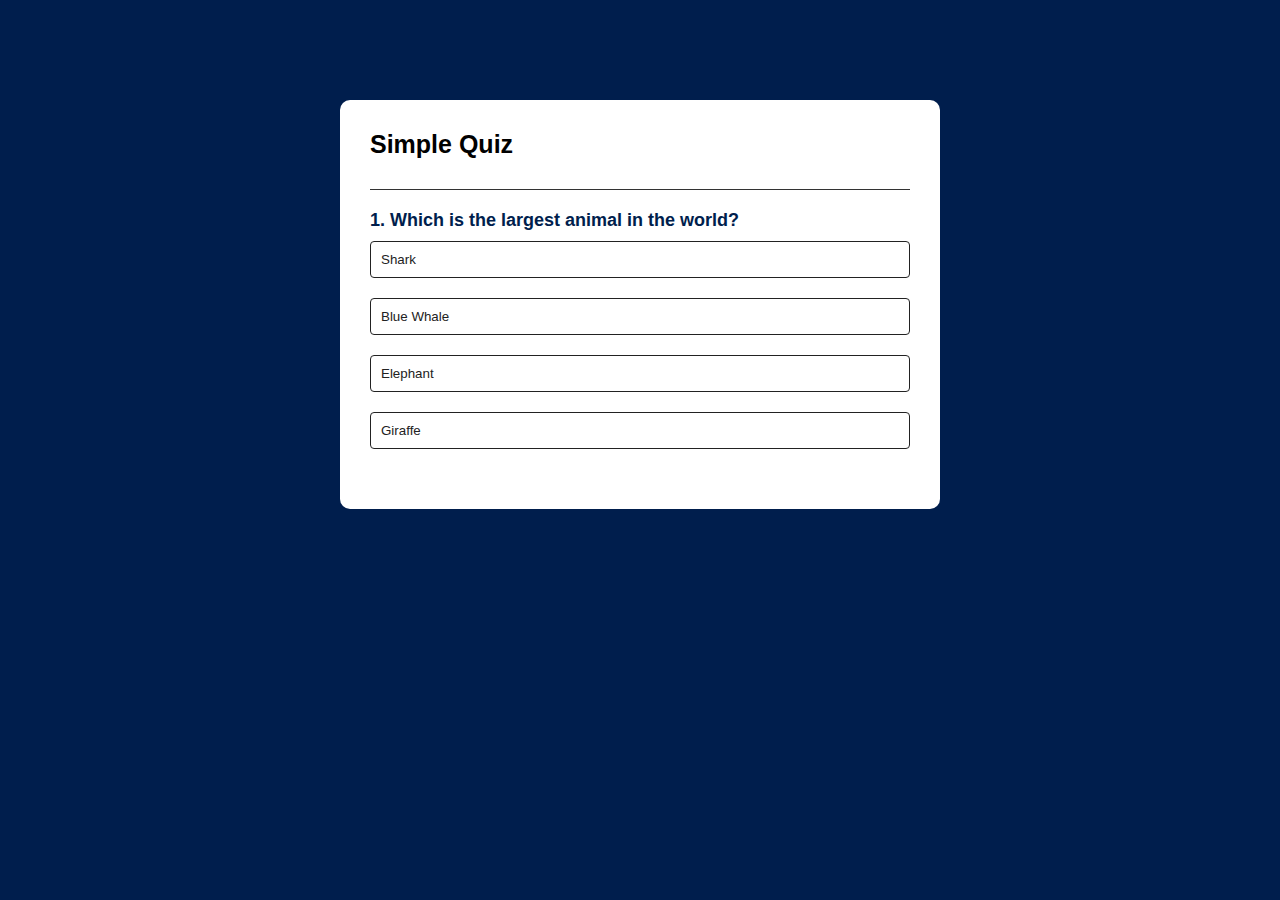
<file: YouTube/30_days_JS/quiz_app/index.html>
<!DOCTYPE html>
<html lang="en">
  <head>
    <meta charset="UTF-8" />
    <meta name="viewport" content="width=device-width, initial-scale=1.0" />
    <title>Quiz App</title>
    <link rel="stylesheet" href="style.css" />
  </head>
  <body>
    <div class="app">
      <h1>Simple Quiz</h1>
      <div class="quiz">
        <h2 id="question">Question goes here</h2>
        <div id="answer-buttons">
        </div>
        <button id="next-button">Next</button>
      </div>
    </div>
    <script src="script.js"></script>
  </body>
</html>
</file>
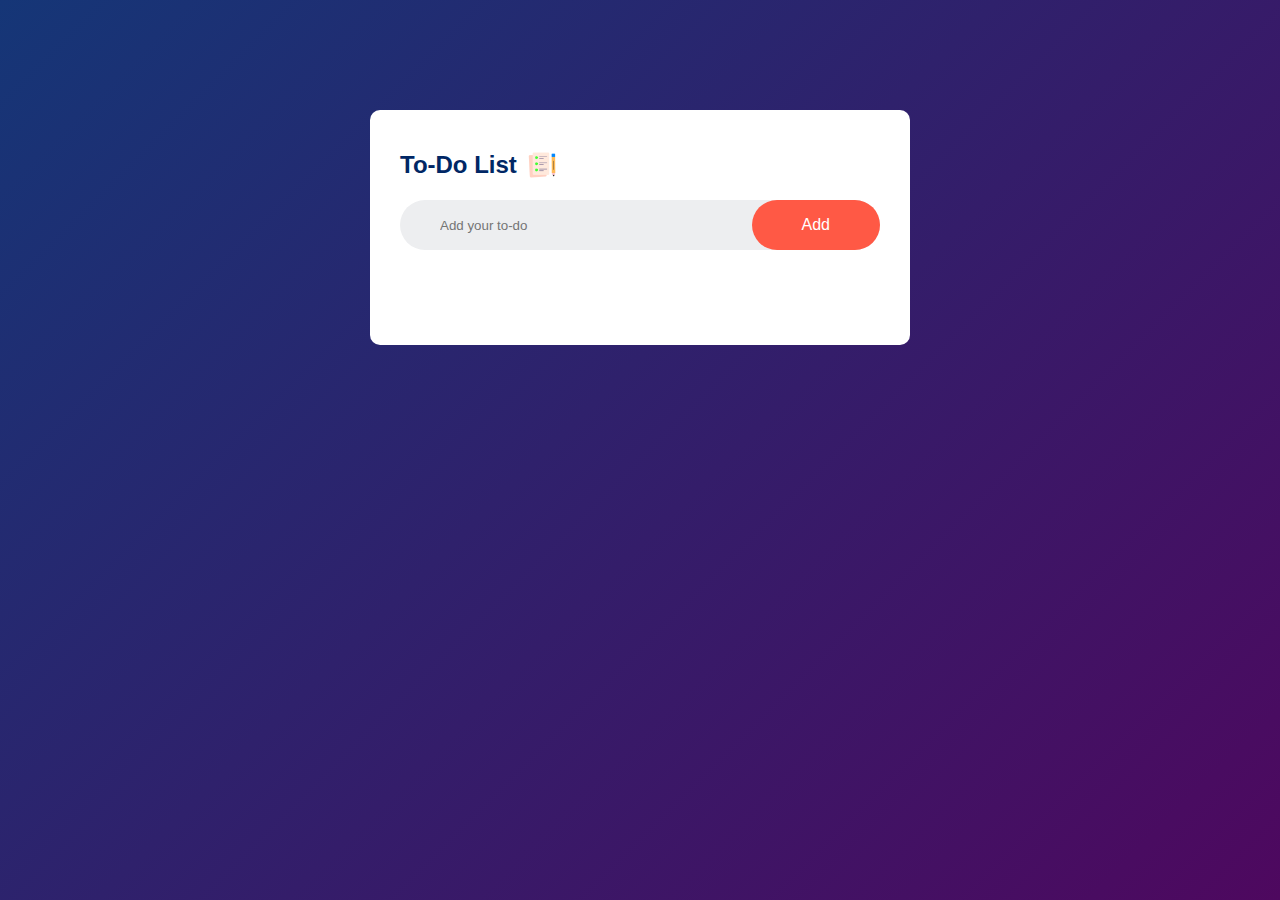
<file: YouTube/30_days_JS/todo_app/index.html>
<!DOCTYPE html>
<html lang="en">
<head>
    <meta charset="UTF-8">
    <meta name="viewport" content="width=device-width, initial-scale=1.0">
    <title>To-Do List App</title>
    <link rel="stylesheet" href="style.css">
</head>
<body>
    <div class="container">
        <div class="toto-app">
            <h2>To-Do List<img src="images/icon.png" alt="To-Do icon"></h2>
            <div class="row"><input type="text" name="input-box" id="input-box" placeholder="Add your to-do">
                <button onclick="addTask()">Add</button>
            </div>
            <ul id="list-container">
            </ul>
        </div>
    </div>
    <script src="script.js"></script>
</body>
</html>
</file>
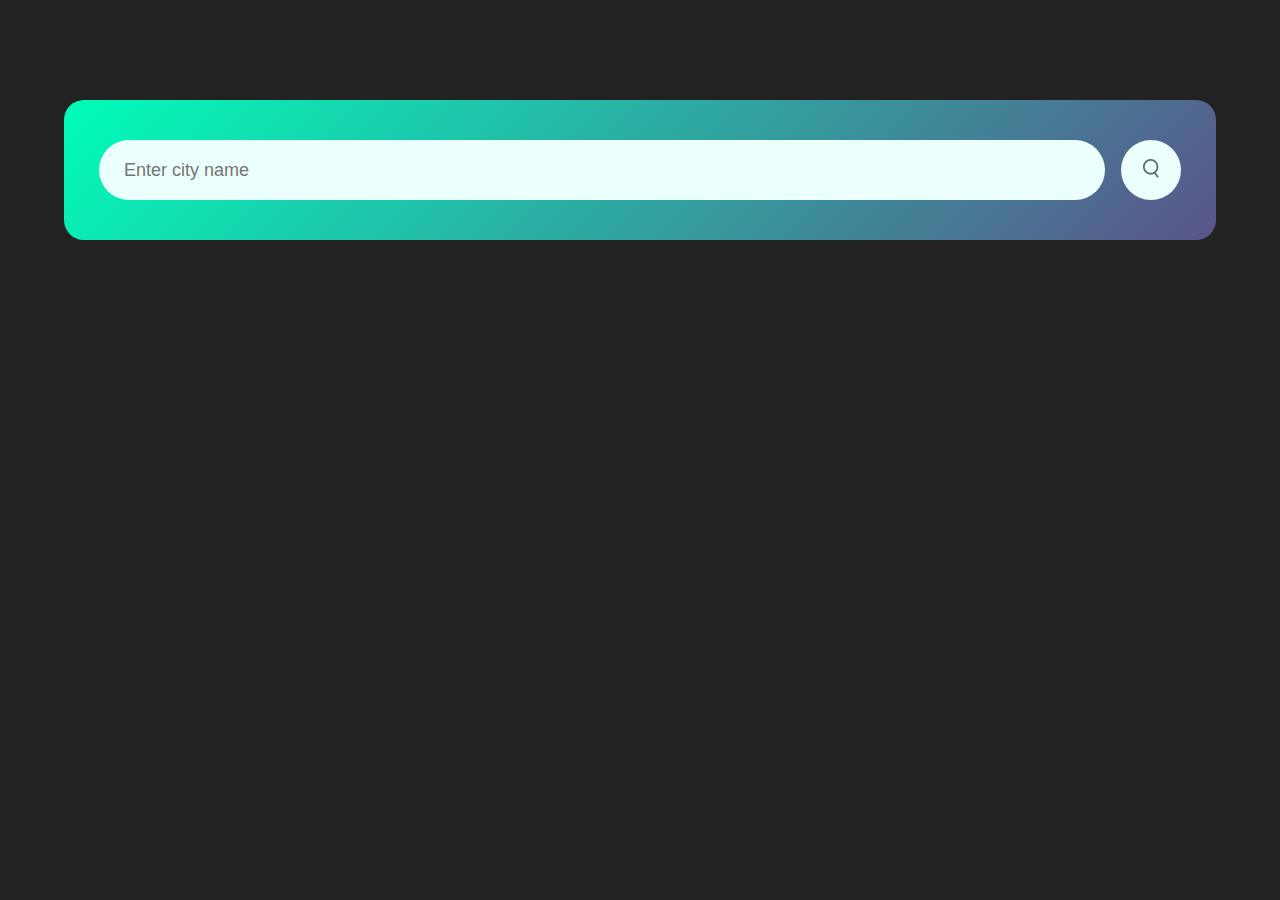
<file: YouTube/30_days_JS/weather_app/index.html>
<!DOCTYPE html>
<html lang="en">
  <head>
    <meta charset="UTF-8" />
    <meta name="viewport" content="width=device-width, initial-scale=1.0" />
    <title>Weather App</title>
    <link rel="stylesheet" href="style.css" />
  </head>
  <body>
    <div class="card">
      <div class="search">
        <input type="text" placeholder="Enter city name" spellcheck="false" />
        <button><img src="images/search.png" alt="Search icon" /></button>
      </div>
      <div class="error">
        <p>Please check city name</p>
      </div>
      <div class="weather">
        <img src="images/rain.png" alt="Weather icon" class="weather-icon" />
        <h1 class="temp">22°C</h1>
        <h2 class="city">New York</h2>
        <div class="details">
          <div class="col">
            <img src="images/humidity.png" alt="Humidity icon" />
            <div>
              <p class="humidity">50%</p>
              <p>Humidity</p>
            </div>
          </div>
          <div class="col">
            <img src="images/wind.png" alt="Wind speed icon" />
            <div>
              <p class="wind">20 km/h</p>
              <p>Wind Speed</p>
            </div>
          </div>
        </div>
      </div>
    </div>
    <script>
      const apiKey = "cb20a2a94d828cdf799de77e9a7ea801";
      const apiUrl =
        "https://api.openweathermap.org/data/2.5/weather?units=metric";

      const searchBox = document.querySelector(".search input");
      const searchBtn = document.querySelector(".search button");
      const weatherIcon = document.querySelector(".weather-icon");
      const weatherInfo = document.querySelector(".weather");
      const errorDisplay = document.querySelector(".error");

      async function checkWeather(city) {
        const response = await fetch(
          apiUrl + `&q=${city}` + `&appid=${apiKey}`
        );

        if (response.status != 200) {
          errorDisplay.style.display = "block";
          weatherInfo.style.display = "none";
        } else {
          let data = await response.json();

          document.querySelector(".city").textContent = data.name;
          document.querySelector(".temp").textContent =
            Math.round(data.main.temp) + "°C";
          document.querySelector(".humidity").textContent =
            data.main.humidity + "%";
          document.querySelector(".wind").textContent =
            data.wind.speed + " km/h";

          switch (data.weather[0].main) {
            case "Clouds":
              weatherIcon.src = "images/clouds.png";
            case "Clear":
              weatherIcon.src = "iamges/clear.png";
            case "Rain":
              weatherIcon.src = "images/rain.png";
            case "Drizzle":
              weatherIcon.src = "images/drizzle.png";
            case "Mist":
              weatherIcon.src = "images/mist.png";
          }

          errorDisplay.style.display = "none";
          weatherInfo.style.display = "block";
        }
      }

      searchBtn.addEventListener("click", () => {
        checkWeather(searchBox.value);
      });
    </script>
  </body>
</html>
</file>
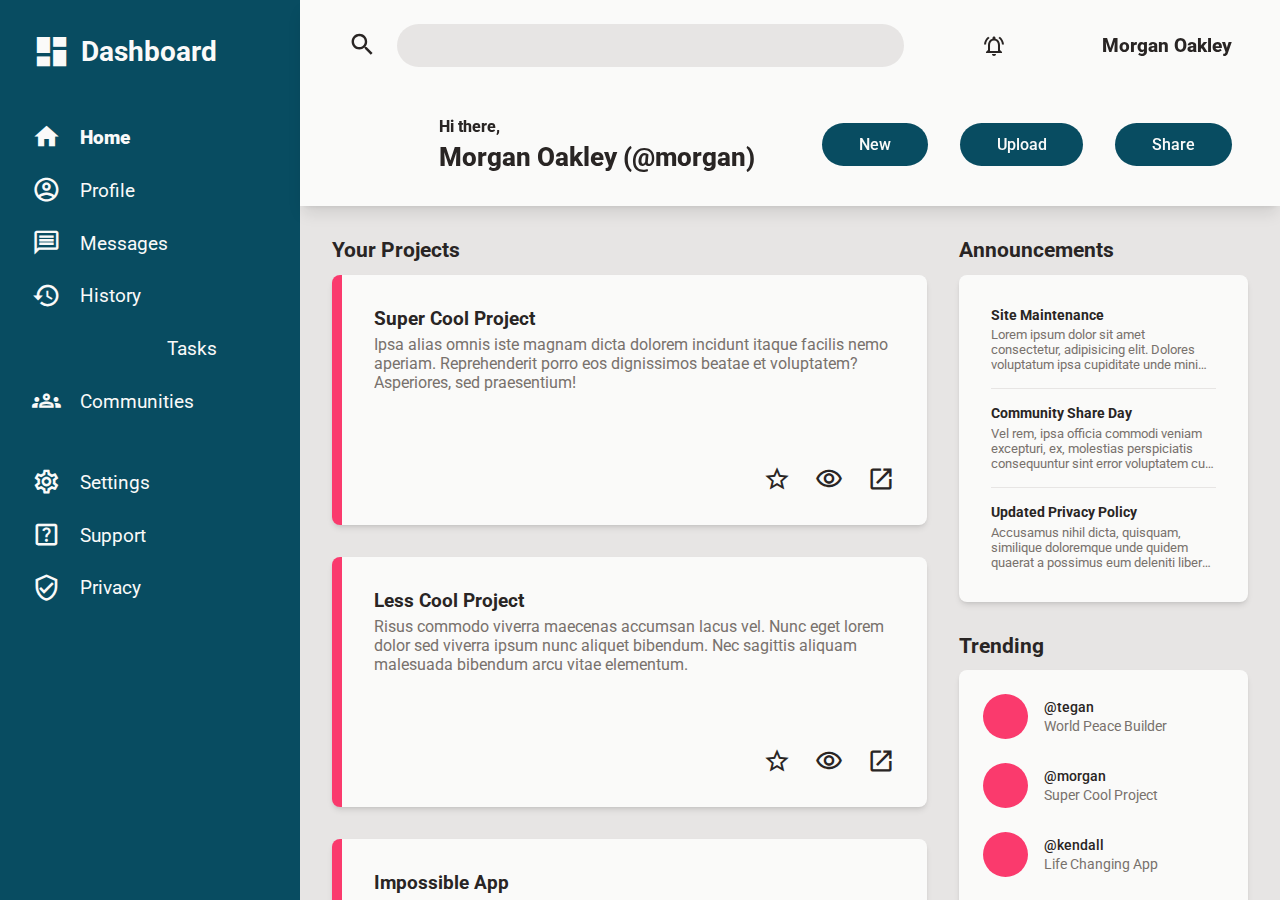
<file: Bootcamp/Odin/JS Full-stack/intermediate_html_css/project-dashboard/index.html>
<!DOCTYPE html>
<html lang="en">
  <head>
    <meta charset="UTF-8" />
    <meta http-equiv="X-UA-Compatible" content="IE=edge" />
    <meta name="viewport" content="width=device-width, initial-scale=1.0" />
    <title>Admin Dashboard | The Odin Project</title>
    <link
      href="https://fonts.googleapis.com/icon?family=Material+Icons|Material+Icons+Outlined"
      rel="stylesheet"
    />
    <link rel="stylesheet" href="./style.css" />
  </head>
  <body>
    <header class="header">
      <div class="top">
        <div class="search">
          <label for="search"
            ><span class="material-icons-outlined search-icon">
              search
            </span></label
          >
          <input type="text" name="search" id="search" />
        </div>
        <div class="account">
          <button>
            <span class="material-icons-outlined"> notifications_active </span>
          </button>
          <div class="picture"></div>
          <p class="name">Morgan Oakley</p>
        </div>
      </div>

      <div class="bottom">
        <div class="profile">
          <div class="picture"></div>
          <div class="profile-name">
            <p class="greeting">Hi there,</p>
            <p class="name">
              Morgan Oakley <span class="username">(@morgan)</span>
            </p>
          </div>
        </div>
        <div class="buttons">
          <button class="btn">New</button>
          <button class="btn">Upload</button>
          <button class="btn">Share</button>
        </div>
      </div>
    </header>

    <aside class="sidebar">
      <h1 class="sidebar-title">
        <span class="material-icons"> dashboard </span>
        Dashboard
      </h1>
      <ul class="nav">
        <li class="nav-item current">
          <a href="#" class="nav-link"
            ><span class="material-icons"> home </span> Home</a
          >
        </li>
        <li class="nav-item">
          <a href="#" class="nav-link"
            ><span class="material-icons-outlined"> account_circle </span>
            Profile</a
          >
        </li>
        <li class="nav-item">
          <a href="#" class="nav-link"
            ><span class="material-icons-outlined"> message </span> Messages</a
          >
        </li>
        <li class="nav-item">
          <a href="#" class="nav-link"
            ><span class="material-icons-outlined"> history </span> History</a
          >
        </li>
        <li class="nav-item">
          <a href="#" class="nav-link"
            ><span class="material-icons-outlined"> task </span> Tasks</a
          >
        </li>
        <li class="nav-item">
          <a href="#" class="nav-link"
            ><span class="material-icons-outlined"> groups </span>
            Communities</a
          >
        </li>
      </ul>
      <ul class="nav">
        <li class="nav-item">
          <a href="#" class="nav-link"
            ><span class="material-icons-outlined"> settings </span> Settings</a
          >
        </li>
        <li class="nav-item">
          <a href="#" class="nav-link"
            ><span class="material-icons-outlined"> help_center </span>
            Support</a
          >
        </li>
        <li class="nav-item">
          <a href="#" class="nav-link"
            ><span class="material-icons-outlined"> verified_user </span>
            Privacy</a
          >
        </li>
      </ul>
    </aside>

    <main class="content">
      <div class="projects">
        <h3>Your Projects</h3>
        <div class="cards">
          <div class="card">
            <h5 class="card-title">Super Cool Project</h5>
            <p class="card-text">
              Ipsa alias omnis iste magnam dicta dolorem incidunt itaque facilis
              nemo aperiam. Reprehenderit porro eos dignissimos beatae et
              voluptatem? Asperiores, sed praesentium!
            </p>
            <div class="actions">
              <span class="material-icons-outlined"> star_border </span>
              <span class="material-icons-outlined"> visibility </span>
              <span class="material-icons-outlined"> open_in_new </span>
            </div>
          </div>
          <div class="card">
            <h5 class="card-title">Less Cool Project</h5>
            <p class="card-text">
              Risus commodo viverra maecenas accumsan lacus vel. Nunc eget lorem
              dolor sed viverra ipsum nunc aliquet bibendum. Nec sagittis
              aliquam malesuada bibendum arcu vitae elementum.
            </p>
            <div class="actions">
              <span class="material-icons-outlined"> star_border </span>
              <span class="material-icons-outlined"> visibility </span>
              <span class="material-icons-outlined"> open_in_new </span>
            </div>
          </div>
          <div class="card">
            <h5 class="card-title">Impossible App</h5>
            <p class="card-text">
              Amet purus gravida quis blandit turpis cursus. Enim facilisis
              gravida neque convallis a cras semper. Dapibus ultrices in iaculis
              nunc sed augue.
            </p>
            <div class="actions">
              <span class="material-icons-outlined"> star_border </span>
              <span class="material-icons-outlined"> visibility </span>
              <span class="material-icons-outlined"> open_in_new </span>
            </div>
          </div>

          <div class="card">
            <h5 class="card-title">Easy Peasy App</h5>
            <p class="card-text">
              Turpis egestas integer eget aliquet nibh praesent tristique magna.
              Neque laoreet suspendisse interdum consectetur libero. Etiam erat
              velit scelerisque in dictum non consectetur a. Amet facilisis
              magna etiam tempor orci. Ipsum nunc aliquet bibendum enim
              facilisis gravida neque convallis a.
            </p>
            <div class="actions">
              <span class="material-icons-outlined"> star_border </span>
              <span class="material-icons-outlined"> visibility </span>
              <span class="material-icons-outlined"> open_in_new </span>
            </div>
          </div>

          <div class="card">
            <h5 class="card-title">Ad Blocker</h5>
            <p class="card-text">
              Turpis egestas integer eget aliquet nibh praesent tristique magna.
              Neque laoreet suspendisse interdum consectetur libero. Etiam erat
              velit scelerisque in dictum non consectetur a.
            </p>
            <div class="actions">
              <span class="material-icons-outlined"> star_border </span>
              <span class="material-icons-outlined"> visibility </span>
              <span class="material-icons-outlined"> open_in_new </span>
            </div>
          </div>
          <div class="card">
            <h5 class="card-title">Money Maker</h5>
            <p class="card-text">
              Ullamcorper morbi tincidunt ornare massa eget egestas purus. Dis
              parturient montes nascetur ridiculus. Euismod quis viverra nibh
              cras pulvinar mattis. Mattis rhoncus urna neque viverra justo nec.
              Morbi leo urna molestie at elementum eu. Tincidunt praesent semper
              feugiat nibh sed pulvinar.
            </p>
            <div class="actions">
              <span class="material-icons-outlined"> star_border </span>
              <span class="material-icons-outlined"> visibility </span>
              <span class="material-icons-outlined"> open_in_new </span>
            </div>
          </div>
        </div>
      </div>

      <div class="announcements">
        <h3>Announcements</h3>
        <ul class="card">
          <li class="announcement">
            <h5 class="card-title">Site Maintenance</h5>
            <p class="card-text">
              Lorem ipsum dolor sit amet consectetur, adipisicing elit. Dolores
              voluptatum ipsa cupiditate unde minima odio sunt fugit distinctio
              labore sit accusantium voluptas voluptate aliquid rem adipisci
              harum, quasi modi eum quae veritatis amet iusto ratione ea fugiat.
            </p>
          </li>
          <li class="announcement">
            <h5 class="card-title">Community Share Day</h5>
            <p class="card-text">
              Vel rem, ipsa officia commodi veniam excepturi, ex, molestias
              perspiciatis consequuntur sint error voluptatem cum facilis?
              Voluptas accusantium, nemo laboriosam quidem ipsum explicabo sed
              alias possimus reprehenderit libero? Quidem illo nisi fuga odio
              veritatis ipsa ex quae, aut saepe!
            </p>
          </li>
          <li class="announcement">
            <h5 class="card-title">Updated Privacy Policy</h5>
            <p class="card-text">
              Accusamus nihil dicta, quisquam, similique doloremque unde quidem
              quaerat a possimus eum deleniti libero, dolore asperiores
              nulla!Consectetur numquam ex, sit cupiditate cumque aut quas natus
              beatae nulla veritatis architecto maiores exercitationem debitis,
              adipisci delectus corporis iure optio.
            </p>
          </li>
        </ul>
      </div>

      <div class="trending">
        <h3>Trending</h3>
        <ul class="card">
          <li class="trend trend-1">
            <div class="picture"></div>
            <div class="account">
              <p class="username">@tegan</p>
              <p class="name card-text">World Peace Builder</p>
            </div>
          </li>
          <li class="trend trend-2">
            <div class="picture"></div>
            <div class="account">
              <p class="username">@morgan</p>
              <p class="name card-text">Super Cool Project</p>
            </div>
          </li>
          <li class="trend trend-3">
            <div class="picture"></div>
            <div class="account">
              <p class="username">@kendall</p>
              <p class="name card-text">Life Changing App</p>
            </div>
          </li>
          <li class="trend trend-4">
            <div class="picture"></div>
            <div class="account">
              <p class="username">@alex</p>
              <p class="name card-text">No Traffic Maker</p>
            </div>
          </li>
        </ul>
      </div>
    </main>
  </body>
</html>
</file>
<file: YouTube/30_days_JS/quiz_app/style.css>
* {
    margin: 0;
    padding: 0;
    font-family: "Poppins", sans-serif;
    box-sizing: border-box;
}

body {
    background: #001e4d;
}

.app {
    background: #fff;
    width: 90%;
    max-width: 600px;
    margin: 100px auto 0;
    border-radius: 10px;
    padding: 30px;
}

.app h1 {
    font-size: 25px;
    font-weight: 600;
    border-bottom: 1px solid #333;
    padding-bottom: 30px;
}

.quiz {
    padding: 20px 0;
}

.quiz h2 {
    font-size: 18px;
    color: #001e4d;
    font-weight: 600;
}

.btn {
    background: #fff;
    color: #222;
    font-weight: 500;
    width: 100%;
    border: 1px solid #222;
    padding: 10px;
    margin: 10px 0;
    text-align: left;
    border-radius: 4px;
    cursor: pointer;
    transition: all .3s;
}

.btn:hover:not([disabled]) {
    background: #222;
    color: #fff;
}

.btn:disabled {
    cursor: no-drop;
}

#next-button {
    background: #001e4d;
    color: #fff;
    font-weight: 500;
    width: 150px;
    border: 0;
    padding: 10px;
    margin: 20px auto 0;
    border-radius: 4px;
    cursor: pointer;
    display: none;
}

.correct {
    background: #9aeabc;
}

.incorrect {
    background: #ff9393;
}
</file>
<file: YouTube/30_days_JS/todo_app/style.css>
* {
    margin: 0;
    padding: 0;
    font-family: 'Poppins', sans-serif;
    box-sizing: border-box;
}

.container {
    width: 100%;
    min-height: 100vh;
    background: linear-gradient(135deg, #153677, #4e085f);
    padding: 10px;
}

.toto-app {
    width: 100%;
    max-width: 540px;
    background: #fff;
    margin: 100px auto 20px;
    padding: 40px 30px 70px;
    border-radius: 10px;
}

.toto-app h2 {
    color: #002765;
    display: flex;
    align-items: center;
    margin-bottom: 20px;
}

.toto-app h2 img {
    width: 30px;
    margin-left: 10px;
}

.row {
    display: flex;
    align-items: center;
    justify-content: space-between;
    background: #edeef0;
    border-radius: 30px;
    padding-left: 30px;
    margin-bottom: 25px;
}

input {
    flex: 1;
    border: none;
    outline: none;
    background: transparent;
    padding: 10px;
    font-weight: 14px;
}

button {
    border: none;
    outline: none;
    padding: 16px 50px;
    background: #ff5945;
    color: #fff;
    font-size: 16px;
    cursor: pointer;
    border-radius: 40px;
}

ul li {
    list-style: none;
    font-size: 17px;
    padding: 12px 8px 12px 50px;
    user-select: none;
    cursor: pointer;
    position: relative;
}

ul li::before {
    content: '';
    position: absolute;
    height: 28px;
    width: 28px;
    border-radius: 50%;
    background-image: url(images/unchecked.png);
    background-size: cover;
    background-position: center;
    top: 8px;
    left: 8px;
}

ul li.checked {
    color: #555;
    text-decoration: line-through;
}

ul li.checked::before {
    background-image: url(images/checked.png);
}

ul li span {
    position: absolute;
    right: 0;
    top: 5px;
    width: 40px;
    height: 40px;
    font-size: 22px;
    color: #555;
    line-height: 40px;
    text-align: center;
    border-radius: 50%;
}

ul li span:hover {
    background: #edeef0;
}
</file>
<file: YouTube/30_days_JS/weather_app/style.css>
* {
    margin: 0;
    padding: 0;
    font-family: 'Poppins', sans-serif;
    box-sizing: border-box;
}

body {
    background: #222;
}

.card {
    width: 90%;
    min-width: 470px;
    background: linear-gradient(135deg, #00feba, #5b548a);
    color: #fff;
    margin: 100px auto 0;
    border-radius: 20px;
    padding: 40px 35px;
    text-align: center;
}

.search {
    width: 100%;
    display: flex;
    align-items: center;
    justify-content: space-between;
}

.search input {
    border: 0;
    outline: 0;
    background: #ebfffc;
    color: #555;
    padding: 10px 25px;
    height: 60px;
    border-radius: 30px;
    flex: 1;
    margin-right: 16px;
    font-size: 18px;
}

.search button {
    border: 0;
    outline: 0;
    background: #ebfffc;
    border-radius: 50%;
    width: 60px;
    height: 60px;
    cursor: pointer;
}

.search img {
    width: 16px;
}

.weather-icon {
    width: 170px;
    margin-top: 30px;
}

.weather h1 {
    font-size: 80px;
    font-weight: 500;
}

.weather h2 {
    font-size: 45px;
    font-weight: 400;
    margin-top: -10px;
}

.details {
    display: flex;
    align-items: center;
    justify-content: space-between;
    padding: 0 20px;
    margin-top: 50px;
}

.col {
    display: flex;
    align-items: center;
    text-align: left;
}

.col img {
    width: 40px;
    margin-right: 10px;
}

.humidity, .wind {
    font-size: 28px;
    margin-top: -6px;
}

.weather {
display: none;
}

.error {
    text-align: left;
    margin-left: 10px;
    font-size: 14px;
    margin-top: 10px;
    display: none;
}
</file>
<file: Bootcamp/Odin/JS Full-stack/intermediate_html_css/project-dashboard/style.css>
@import url('https://fonts.googleapis.com/css2?family=Roboto:wght@300;400;500;700;900&display=swap');

:root {
  --gray-1: #fafaf9;
  --gray-2: #e7e5e4;
  --gray-3: #292524;
  --gray-4: #1c1917;
  --gray-m: #78716c;
  --primary: #084c61;
  --accent: #fa3a6d;
  --shadow: 0 4px 6px -1px rgb(0 0 0 / 0.1), 0 2px 4px -2px rgb(0 0 0 / 0.1);
  --shadow-lg: 0 10px 15px -3px rgb(0 0 0 / 0.1),
    0 4px 6px -4px rgb(0 0 0 / 0.1);
  --avatar1: url(https://mir-s3-cdn-cf.behance.net/project_modules/disp/06fbe298931623.5ee79b6a90221.jpg);
  --avatar2: url(https://mir-s3-cdn-cf.behance.net/project_modules/disp/2e80bb98931623.5ee79b6a8f342.jpg);
  --avatar3: url(https://mir-s3-cdn-cf.behance.net/project_modules/disp/8394f798931623.5ee79b6a909ea.jpg);
  --avatar4: url(https://mir-s3-cdn-cf.behance.net/project_modules/disp/baa20698931623.5ee79b6a8ec2b.jpg);
}

html {
  box-sizing: border-box;
  font-family: Roboto, -apple-system, BlinkMacSystemFont, 'Segoe UI', Oxygen,
    Ubuntu, Cantarell, 'Open Sans', 'Helvetica Neue', sans-serif;
  color: var(--gray-4);
}

*,
*::before,
*::after {
  box-sizing: inherit;
  margin: 0;
  padding: 0;
}

a {
  text-decoration: none;
  color: inherit;
}

ul {
  list-style: none;
}

button,
input {
  color: inherit;
  font: inherit;
}

button {
  border: none;
  appearance: none;
  outline: none;
  background: none;
  cursor: pointer;
}

body {
  color: var(--gray-3);
  height: 100vh;
  display: grid;
  grid-template-columns: 300px 1fr;
  grid-template-rows: auto 1fr;
  grid-template-areas:
    'sidebar header'
    'sidebar content';
}

/* --- --- --- --- --- HEADER --- --- --- --- --- --- */
.header {
  background-color: var(--gray-1);
  grid-area: header;
  padding: 1.5rem 3rem;
  box-shadow: var(--shadow-lg);
  z-index: 3;
}

.top {
  display: grid;
  grid-template-columns: 1fr max-content;
  margin-bottom: 2.5rem;
}

.search {
  display: flex;
  align-items: center;
  margin-right: auto;
  width: 100%;
}

.search label {
  display: flex;
  justify-content: center;
  align-items: center;
  cursor: pointer;
}

.search-icon {
  font-size: 1.8rem;
}

.search > #search {
  display: inline-block;
  border: 0;
  background-color: var(--gray-2);
  padding: 0.75em 2em;
  outline-color: var(--primary);
  margin-left: 1.25rem;
  border-radius: 99em;
  width: min(80%, 700px);
}

.header .account {
  display: flex;
  justify-content: flex-end;
  align-items: center;
  font-size: 1.2rem;
  font-weight: 800;
}

.account button {
  display: flex;
  justify-content: center;
  align-items: center;
}

.picture {
  background: var(--avatar1) center center / cover no-repeat;
  border-radius: 50%;
}

.account .picture {
  margin: 0 1rem 0 2.5rem;
  height: 40px;
  width: 40px;
}

.bottom {
  display: flex;
  justify-content: space-between;
  align-items: center;
}

.profile {
  display: flex;
  align-items: center;
  gap: 1rem;
}

.profile .picture {
  width: 75px;
  height: 75px;
}

.profile .greeting {
  font-weight: 800;
  margin-bottom: 0.4rem;
}

.profile .name {
  font-size: 1.6rem;
  font-weight: 800;
}

.buttons {
  display: flex;
  justify-content: flex-end;
  align-items: center;
  gap: 2rem;
}

.btn {
  background-color: var(--primary);
  color: var(--gray-1);
  font-weight: 500;
  padding: 0.75em 2.3em;
  border-radius: 99em;
}

/* --- --- --- --- --- SIDEBAR --- --- --- --- --- --- */
.sidebar {
  background-color: var(--primary);
  color: var(--gray-1);
  padding: 2rem;
  grid-area: sidebar;
}

.sidebar-title {
  display: flex;
  align-items: center;
  font-size: 1.75rem;
}

.sidebar-title > [class^='material-icons'] {
  font-size: 1.4em;
  margin-right: 0.25em;
}

.nav {
  font-size: 1.2rem;
  margin-top: 3.25rem;
  display: grid;
  gap: 1.5rem;
}

.nav-item.current {
  font-weight: 900;
}

.nav-link {
  display: flex;
  align-items: center;
  gap: 1em;
}

.nav-link > [class^='material-icons'] {
  font-size: 1.5em;
}

/* --- --- --- --- --- MAIN CONTENT --- --- --- --- --- --- */
.content {
  background-color: var(--gray-2);
  grid-area: content;
  padding: 2rem;
  display: grid;
  grid-template-columns: 1fr auto;
  grid-template-rows: min-content 1fr;
  gap: 2rem;
  grid-template-areas:
    'projects announcements'
    'projects trending';
  overflow: auto;
}

.content h3 {
  font-size: 1.3rem;
  margin-bottom: 0.8rem;
}

.card {
  background-color: var(--gray-1);
  padding: 2rem;
  border-radius: 0.5rem;
  box-shadow: var(--shadow);
}

.card-text {
  color: var(--gray-m);
}

.projects {
  grid-area: projects;
}

.projects .cards {
  display: grid;
  grid-template-columns: repeat(auto-fit, minmax(300px, 1fr));
  grid-auto-rows: 250px;
  gap: 2rem;
  padding-bottom: 2rem;
}

.projects .card {
  border-left: 10px solid var(--accent);
  display: flex;
  flex-direction: column;
}

.projects .card-title {
  font-size: 1.2rem;
  margin-bottom: 0.25em;
}

.projects .card-text {
  /* font-size: 0.8rem; */
  display: -webkit-box;
  -webkit-line-clamp: 5;
  -webkit-box-orient: vertical;
  overflow: hidden;
}

.actions {
  margin-top: auto;
  align-self: flex-end;
  display: flex;
  justify-content: flex-end;
  align-items: center;
  gap: 1.5rem;
}

.actions span {
  font-size: 1.75rem;
  cursor: pointer;
}

.announcements {
  grid-area: announcements;
}

.announcement {
  width: 25ch;
  padding: 1rem 0;
}

.announcement:first-child {
  padding-top: 0;
}

.announcement:last-child {
  padding-bottom: 0;
}

.announcement h5 {
  font-size: 0.9rem;
  margin-bottom: 0.25em;
}

.announcement p {
  font-size: 0.8rem;
  display: -webkit-box;
  -webkit-line-clamp: 3;
  -webkit-box-orient: vertical;
  overflow: hidden;
}

.announcement + .announcement {
  border-top: var(--gray-2) 1px solid;
}

.trending {
  grid-area: trending;
}

.trending .card {
  padding: 1.5rem;
}

.trend {
  display: flex;
  align-items: center;
  gap: 1rem;
  cursor: pointer;
}

.trend + .trend {
  margin-top: 1.5rem;
}

.trend .picture {
  background-color: var(--accent);
  border-radius: 50%;
  width: 45px;
  height: 45px;
}

.trend .account {
  display: flex;
  flex-direction: column;
  align-items: flex-start;
  justify-content: center;
  font-size: 0.9rem;
}

.trend .username {
  font-weight: 500;
  margin-bottom: 0.15rem;
}

.trend-1 .picture {
  background-image: var(--avatar2);
}

.trend-3 .picture {
  background-image: var(--avatar3);
}

.trend-4 .picture {
  background-image: var(--avatar4);
}
</file>
